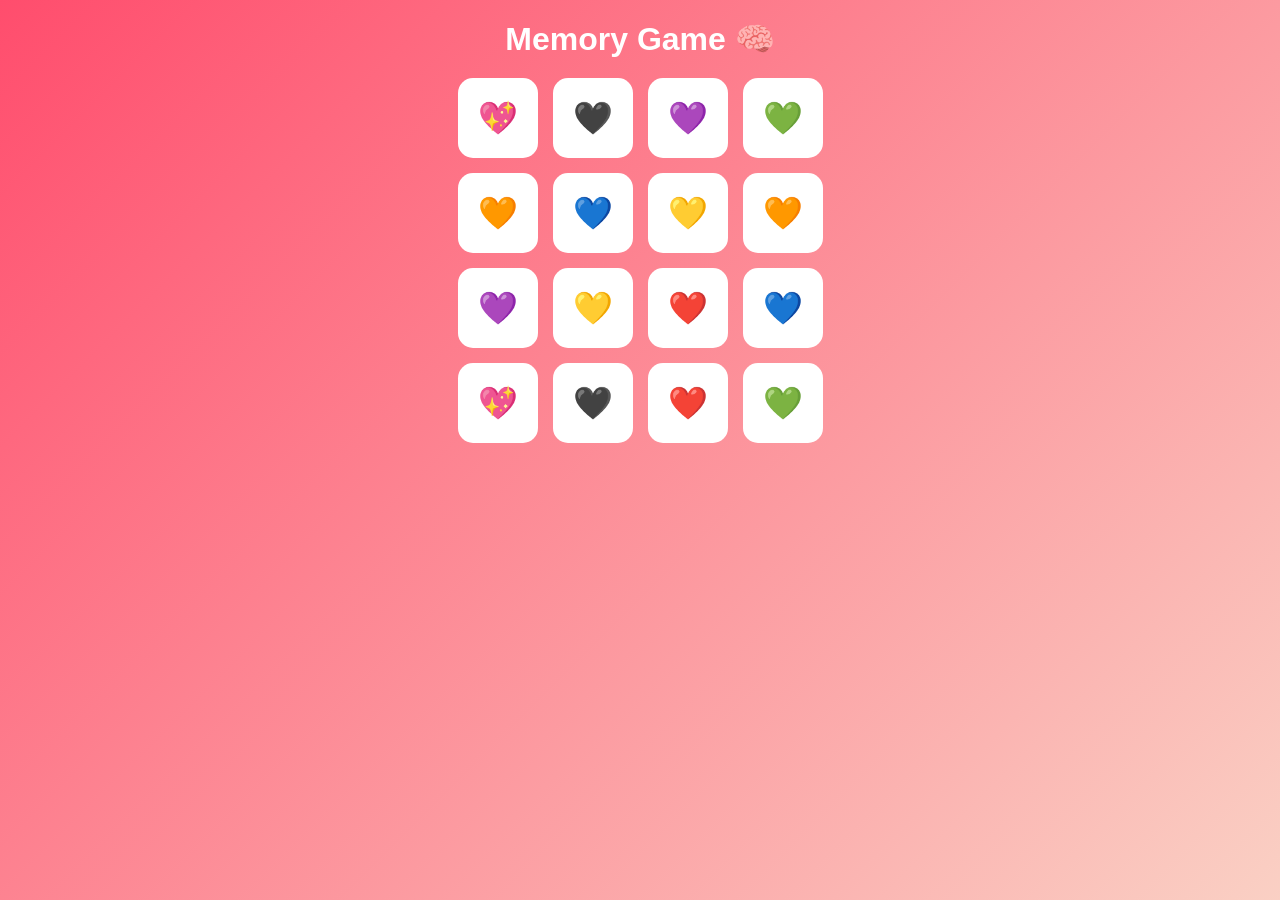
<file: Memory Game/index.html>
<!doctype html>
<html lang="en">
  <head>
    <meta charset="UTF-8" />
    <meta name="viewport" content="width=device-width, initial-scale=1.0" />
    <title>Memory Game 🧠</title>
    <link rel="stylesheet" href="styles.css" />
  </head>
  <body>
    <h1>Memory Game 🧠</h1>
    <div id="game-board"></div>
    <script src="script.js"></script>
  </body>
</html>
</file>
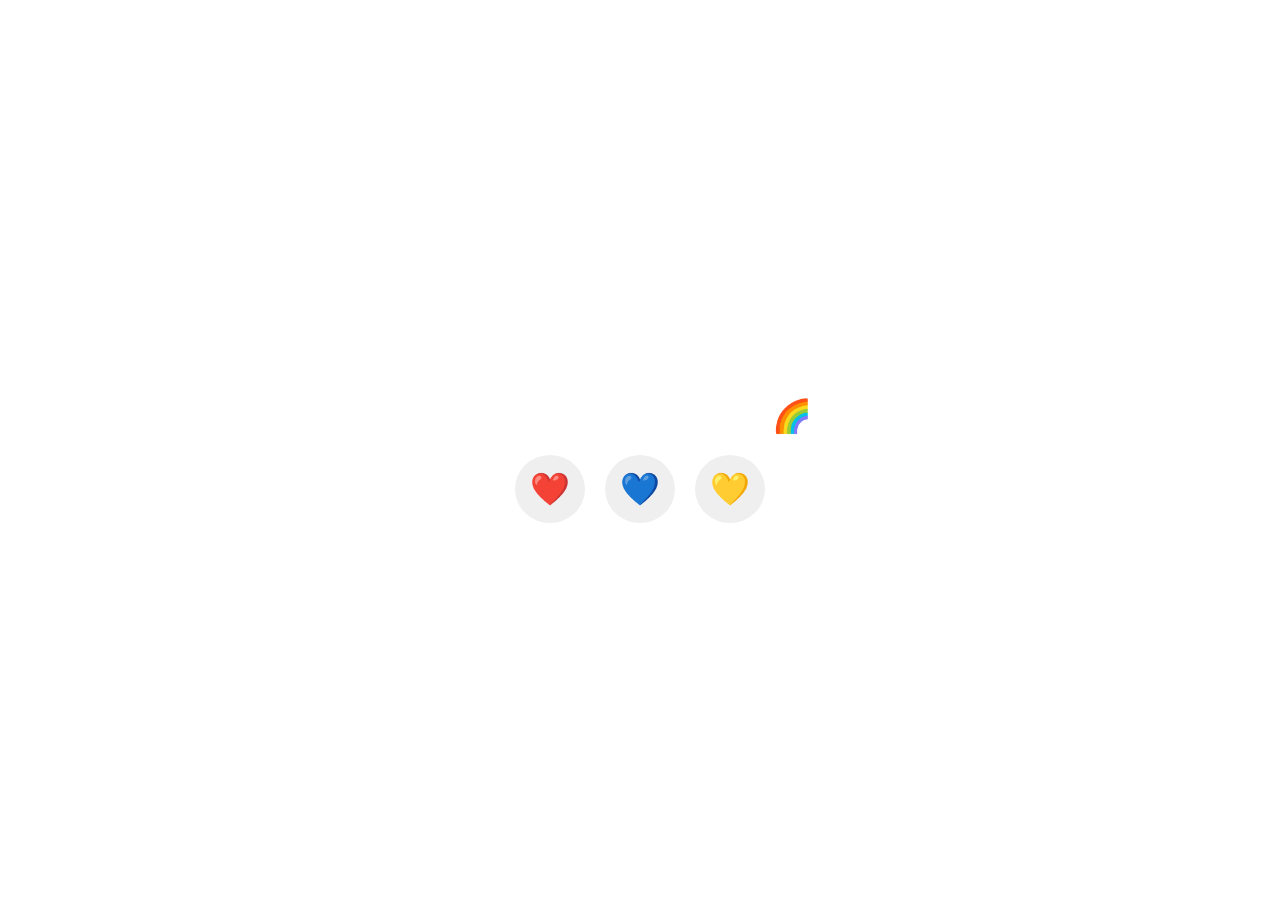
<file: Mood Color Shader/index.html>
<!doctype html>
<html lang="en">
  <head>
    <meta charset="UTF-8" />
    <meta name="viewport" content="width=device-width, initial-scale=1.0" />
    <title>Mood Shader 🌈</title>
    <link rel="stylesheet" href="styles.css" />
  </head>
  <body>
    <h1>Mood Color Shader 🌈</h1>
    <div class="colors">
      <button class="color-btn" data-color="#ff4d6d" data-sound="love.mp3">
        ❤️
      </button>
      <button class="color-btn" data-color="#36a2eb" data-sound="calm.mp3">
        💙
      </button>
      <button class="color-btn" data-color="#ffce56" data-sound="happy.mp3">
        💛
      </button>
    </div>
    <audio id="moodMusic" loop></audio>

    <script src="script.js"></script>
  </body>
</html>
</file>
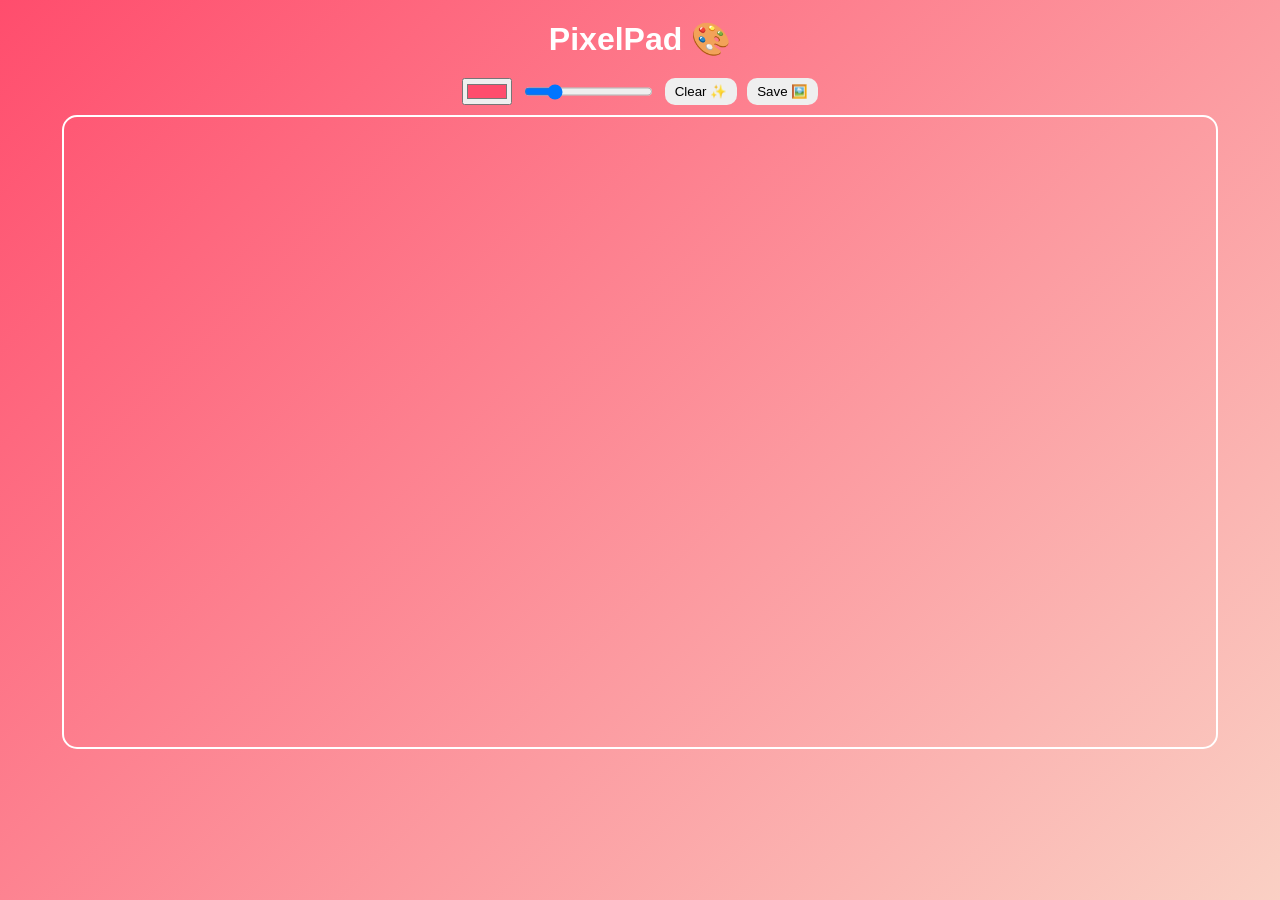
<file: Pixel Art/index.html>
<!DOCTYPE html>
<html lang="en">
<head>
<meta charset="UTF-8">
<meta name="viewport" content="width=device-width, initial-scale=1.0">
<title>PixelPad 🎨</title>
<link rel="stylesheet" href="styles.css">
</head>
<body>
<h1>PixelPad 🎨</h1>

<div class="controls">
    <input type="color" id="colorPicker" value="#ff4d6d">
    <input type="range" id="brushSize" min="1" max="20" value="5">
    <button id="clearBtn">Clear ✨</button>
    <button id="saveBtn">Save 🖼️</button>
</div>

<canvas id="drawingCanvas"></canvas>

<script src="script.js"></script>
</body>
</html>
</file>
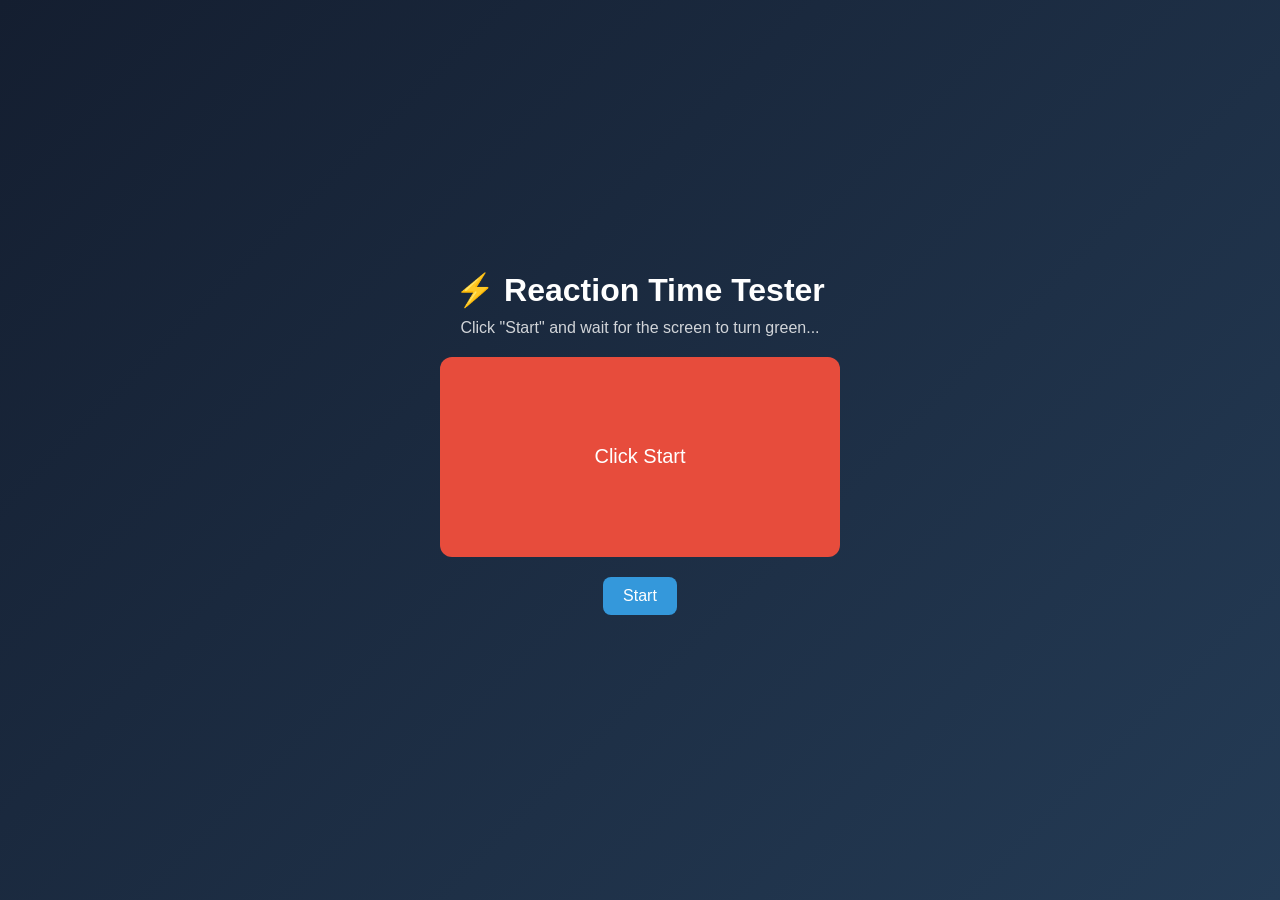
<file: Reaction Time Tester/index.html>
<!DOCTYPE html>
<html lang="en">
<head>
    <meta charset="UTF-8">
    <title>Reaction Time Tester</title>
    <link rel="stylesheet" href="style.css">
</head>
<body>

    <div class="container">
        <h1>⚡ Reaction Time Tester</h1>
        <p id="instruction">Click "Start" and wait for the screen to turn green...</p>

        <div id="game-area" class="waiting">
            <span id="message">Click Start</span>
        </div>

        <button id="start-btn">Start</button>

        <p id="result"></p>
    </div>

    <script src="script.js"></script>
</body>
</html>
</file>
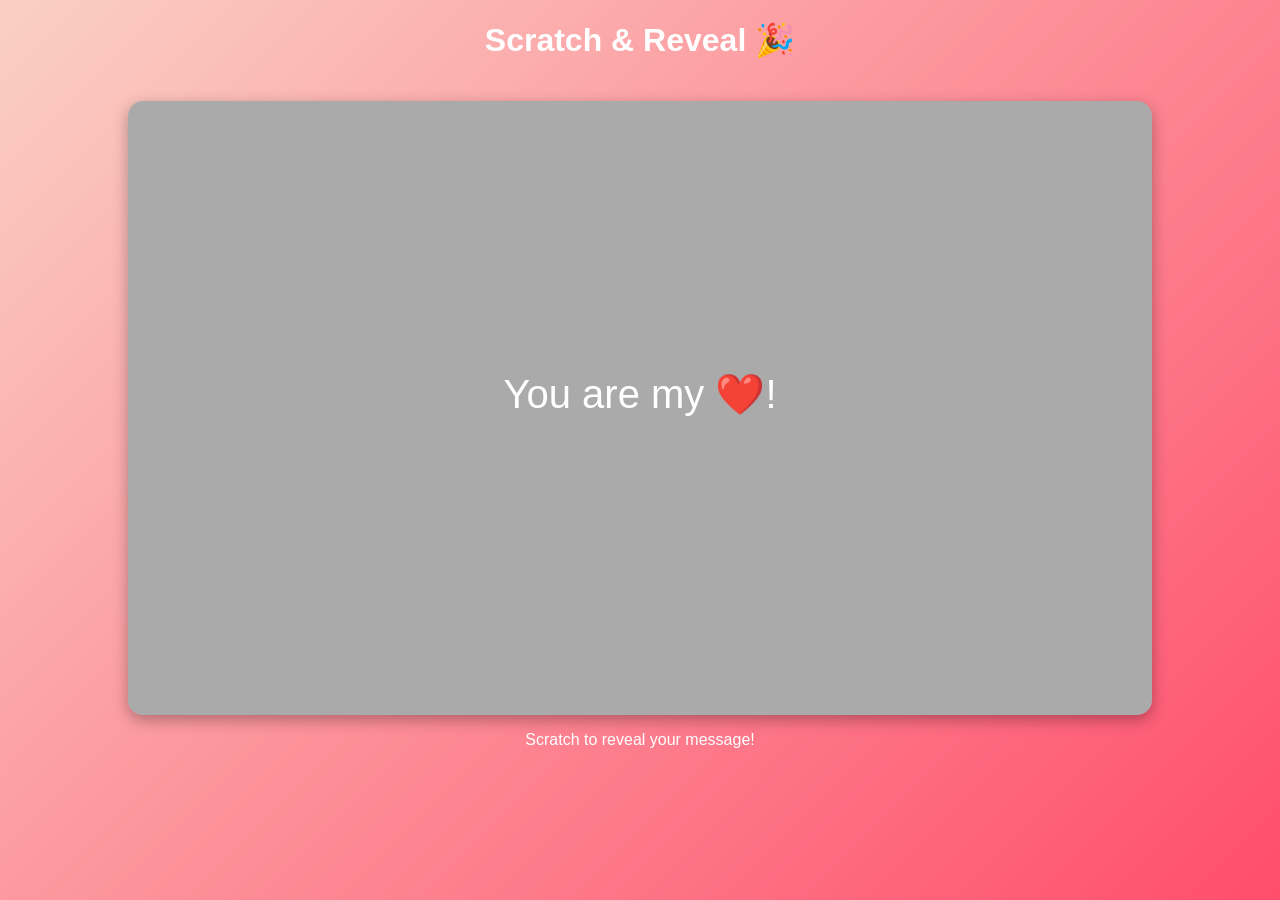
<file: Scratch Off Reveal Cards/index.html>
<!DOCTYPE html>
<html lang="en">
<head>
<meta charset="UTF-8">
<meta name="viewport" content="width=device-width, initial-scale=1.0">
<title>Scratch Card 🎁</title>
<link rel="stylesheet" href="styles.css">
</head>
<body>
<h1>Scratch & Reveal 🎉</h1>
<canvas id="scratchCanvas"></canvas>
<p>Scratch to reveal your message!</p>
<script src="script.js"></script>
</body>
</html>
</file>
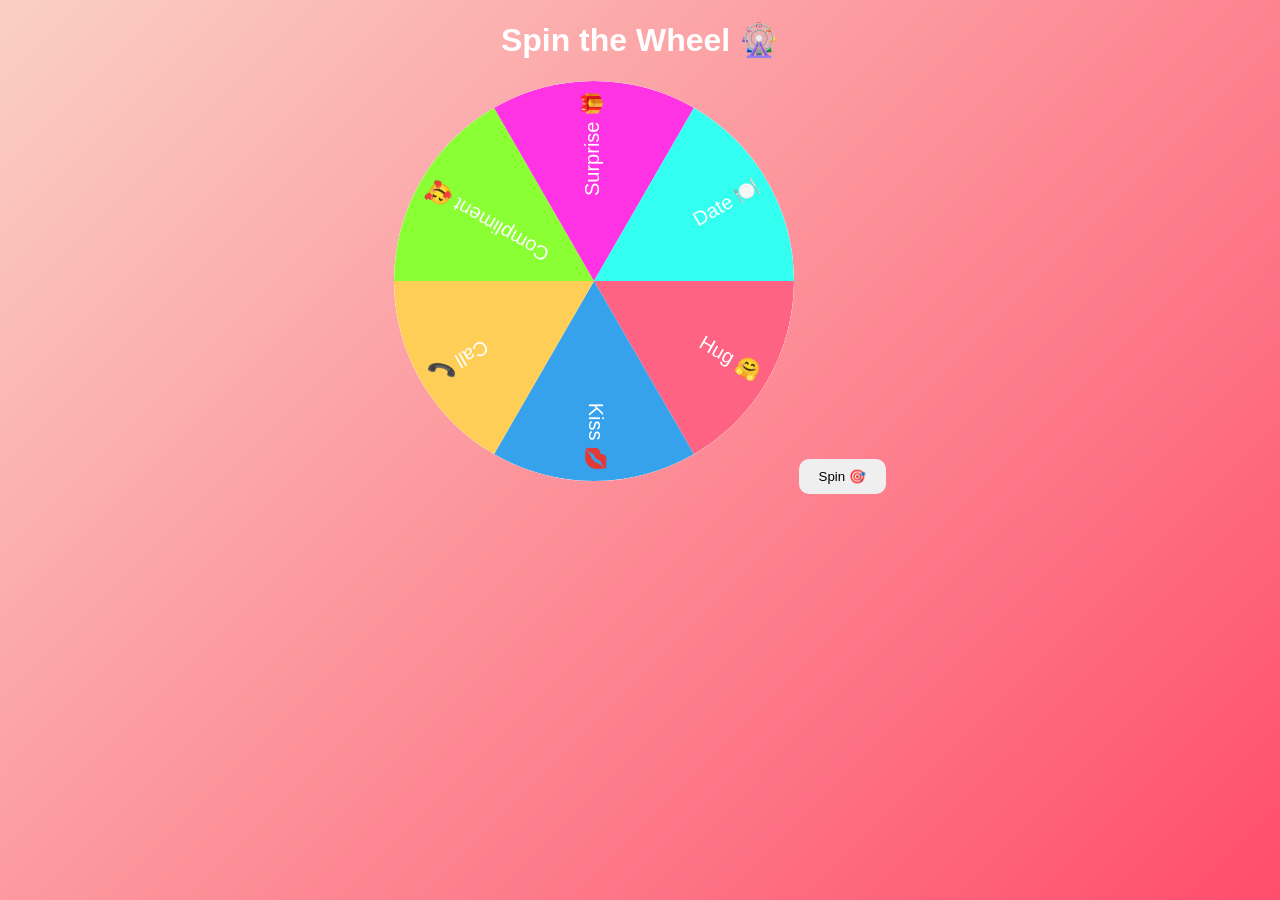
<file: spinwheelS/index.html>
<!DOCTYPE html>
<html lang="en">
<head>
<meta charset="UTF-8">
<meta name="viewport" content="width=device-width, initial-scale=1.0">
<title>Spin the Wheel 🎡</title>
<link rel="stylesheet" href="styles.css">
</head>
<body>
<h1>Spin the Wheel 🎡</h1>
<div id="wheelContainer">
    <canvas id="wheelCanvas" width="400" height="400"></canvas>
    <button id="spinBtn">Spin 🎯</button>
</div>
<script src="script.js"></script>
</body>
</html>
</file>
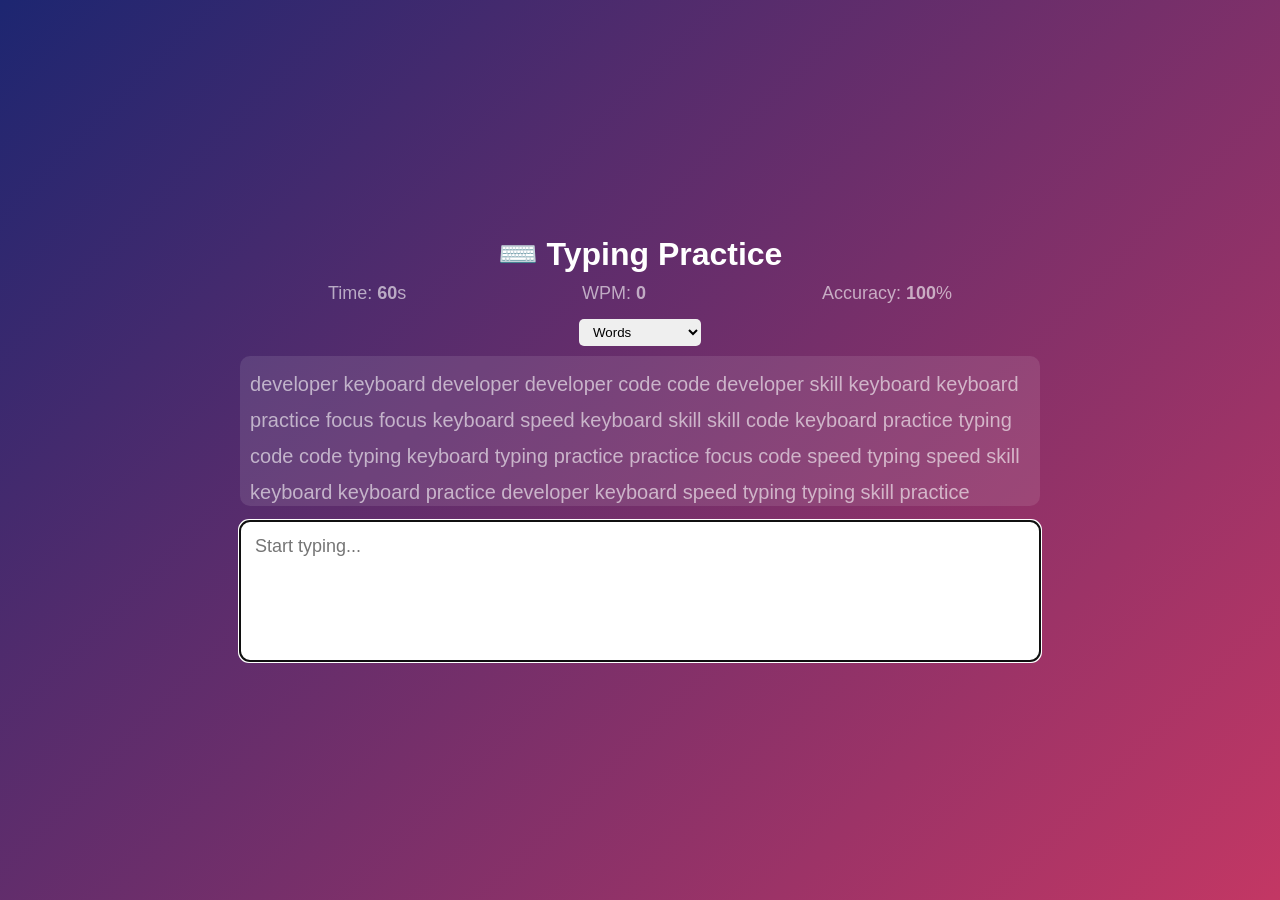
<file: Typing Speed Game/index.html>
<!DOCTYPE html>
<html lang="en">
<head>
    <meta charset="UTF-8">
    <title>Typing Speed Game</title>
    <link rel="stylesheet" href="style.css">
</head>
<body>

<div class="container">
    <h1>⌨️ Typing Practice</h1>

    <div class="stats">
        <span>Time: <b id="time">60</b>s</span>
        <span>WPM: <b id="wpm">0</b></span>
        <span>Accuracy: <b id="accuracy">100</b>%</span>
    </div>

    <div class="controls">
        <select id="mode">
            <option value="words">Words</option>
            <option value="numbers">Numbers</option>
            <option value="symbols">Symbols</option>
            <option value="alphanumeric">Alphanumeric</option>
            <option value="mixed">Mixed</option>
        </select>
    </div>

    <div id="text-container">
        <div id="text-display"></div>
    </div>

    <textarea id="input" placeholder="Start typing..." autofocus></textarea>
</div>

<script src="script.js"></script>
</body>
</html>
</file>
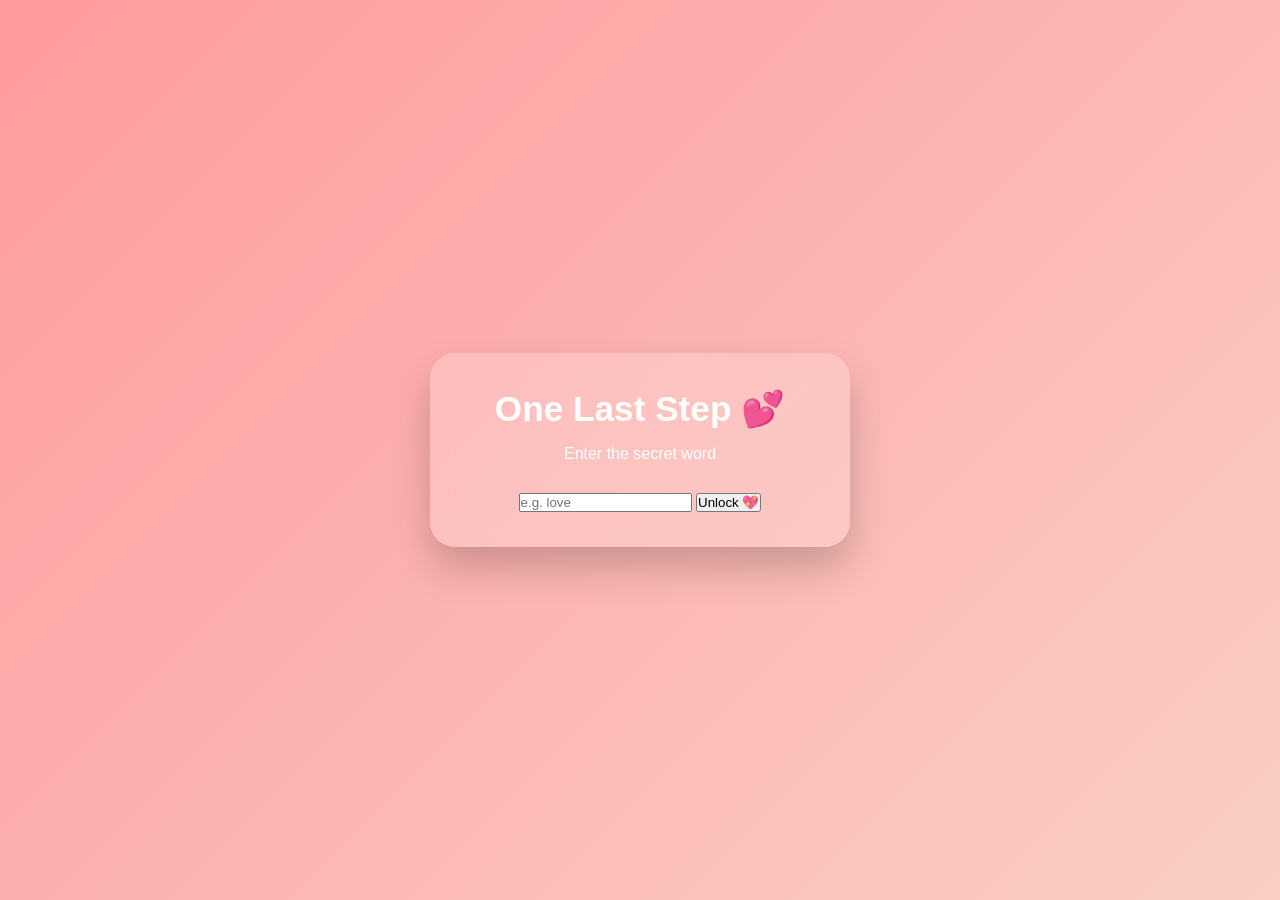
<file: Catch Me If You Can/lock.html>
<!DOCTYPE html>
<html lang="en">
<head>
    <meta charset="UTF-8">
    <meta name="viewport" content="width=device-width, initial-scale=1.0">
    <title>One Last Thing 💝</title>
    <link rel="stylesheet" href="styles.css">
</head>
<body>

<div class="ulv-wrapper">
    <h1 class="ulv-title">One Last Step 💕</h1>
    <p class="ulv-subtitle">Enter the secret word</p>

    <input id="ulv-secret-input" placeholder="e.g. love">
    <button id="ulv-unlock-btn">Unlock 💖</button>

    <p id="ulv-lock-msg"></p>
</div>

<script src="script.js"></script>
</body>
</html>
</file>
<file: Memory Game/styles.css>
body {
  margin: 0;
  font-family: sans-serif;
  background: linear-gradient(135deg, #ff4d6d, #fad0c4);
  display: flex;
  flex-direction: column;
  align-items: center;
  min-height: 100vh;
}
h1 {
  color: white;
  margin: 20px;
}
#game-board {
  display: grid;
  grid-template-columns: repeat(4, 80px);
  grid-gap: 15px;
}
.card {
  width: 80px;
  height: 80px;
  background: white;
  border-radius: 15px;
  display: flex;
  align-items: center;
  justify-content: center;
  font-size: 2rem;
  cursor: pointer;
  user-select: none;
  transform: rotateY(0deg);
  transition: transform 0.5s;
}
.card.flipped {
  transform: rotateY(180deg);
}
</file>
<file: Mood Color Shader/styles.css>
body {
  margin: 0;
  font-family: sans-serif;
  display: flex;
  flex-direction: column;
  align-items: center;
  justify-content: center;
  min-height: 100vh;
  transition: background 1s;
}
h1 {
  color: white;
  margin: 20px;
}
.colors {
  display: flex;
  gap: 20px;
}
.color-btn {
  padding: 15px;
  border: none;
  border-radius: 50%;
  cursor: pointer;
  font-size: 2rem;
}
</file>
<file: Pixel Art/styles.css>
body {
  margin: 0;
  font-family: sans-serif;
  display: flex;
  flex-direction: column;
  align-items: center;
  background: linear-gradient(135deg, #ff4d6d, #fad0c4);
  min-height: 100vh;
}
h1 {
  color: white;
  margin: 20px;
}
.controls {
  margin-bottom: 10px;
  display: flex;
  gap: 10px;
}
canvas {
  border: 2px solid white;
  border-radius: 15px;
  touch-action: none;
}
button {
  cursor: pointer;
  border: none;
  padding: 5px 10px;
  border-radius: 10px;
}
</file>
<file: Reaction Time Tester/style.css>
* {
    margin: 0;
    padding: 0;
    box-sizing: border-box;
    font-family: 'Segoe UI', sans-serif;
}

body {
    height: 100vh;
    background: linear-gradient(135deg, #141e30, #243b55);
    display: flex;
    justify-content: center;
    align-items: center;
    color: white;
}

.container {
    text-align: center;
    max-width: 400px;
    width: 90%;
}

h1 {
    margin-bottom: 10px;
}

#instruction {
    margin-bottom: 20px;
    opacity: 0.8;
}

#game-area {
    height: 200px;
    border-radius: 12px;
    display: flex;
    justify-content: center;
    align-items: center;
    font-size: 20px;
    margin-bottom: 20px;
    cursor: pointer;
    transition: all 0.3s ease;
}

/* STATES */
.waiting {
    background-color: #e74c3c;
}

.ready {
    background-color: #2ecc71;
}

.too-early {
    background-color: #f1c40f;
}

#game-area span {
    pointer-events: none;
}

button {
    padding: 10px 20px;
    border: none;
    border-radius: 8px;
    background: #3498db;
    color: white;
    font-size: 16px;
    cursor: pointer;
    transition: 0.3s;
}

button:hover {
    background: #2980b9;
}

#result {
    margin-top: 15px;
    font-size: 18px;
    font-weight: bold;
}

/* subtle glow animation */
.ready {
    animation: glow 1s infinite alternate;
}

@keyframes glow {
    from {
        box-shadow: 0 0 10px #2ecc71;
    }
    to {
        box-shadow: 0 0 25px #2ecc71;
    }
}
</file>
<file: Scratch Off Reveal Cards/styles.css>
body {
    display:flex; flex-direction:column; align-items:center;
    background: linear-gradient(135deg,#fad0c4,#ff4d6d);
    font-family:sans-serif;
    margin:0; min-height:100vh;
}
canvas {
    border-radius:15px;
    margin-top:20px;
    box-shadow:0 5px 15px rgba(0,0,0,0.3);
    touch-action:none;
}
h1,p {color:white;}
</file>
<file: spinwheelS/styles.css>
body {display:flex; flex-direction:column; align-items:center;
      font-family:sans-serif;
      background: linear-gradient(135deg,#fad0c4,#ff4d6d);
      margin:0; min-height:100vh;}
h1{color:white;}
#wheelContainer{position:relative;}
button{margin-top:20px; padding:10px 20px; border:none; border-radius:10px; cursor:pointer;}
canvas{border-radius:50%; background:white;}
</file>
<file: Typing Speed Game/style.css>
* {
    margin: 0;
    padding: 0;
    box-sizing: border-box;
    font-family: 'Segoe UI', sans-serif;
}

body {
    height: 100vh;
    background: linear-gradient(135deg, #1d2671, #c33764);
    display: flex;
    justify-content: center;
    align-items: center;
    color: white;
}

.container {
    width: 800px;
    max-width: 95%;
}

h1 {
    text-align: center;
    margin-bottom: 10px;
}

.stats {
    display: flex;
    justify-content: space-around;
    margin-bottom: 15px;
    font-size: 18px;
}

.controls {
    text-align: center;
    margin-bottom: 10px;
}

select {
    padding: 5px 10px;
    border-radius: 5px;
    border: none;
}

#text-container {
    height: 150px;
    overflow: hidden;
    background: rgba(255,255,255,0.1);
    border-radius: 10px;
    padding: 10px;
    margin-bottom: 15px;
}

#text-display {
    line-height: 1.8;
    font-size: 20px;
}
#text-display {
    transition: transform 0.15s linear;
}

span {
    opacity: 0.6;
    transition: 0.15s;
}

.correct {
    color: #2ecc71;
    opacity: 1;
}

.incorrect {
    color: #e74c3c;
    opacity: 1;
}

.current {
    background: #3498db;
    border-radius: 3px;
}

textarea {
    width: 100%;
    height: 140px;
    border-radius: 10px;
    border: none;
    padding: 15px;
    font-size: 18px;
    resize: none;
}
</file>
<file: Catch Me If You Can/styles.css>
* {
  margin: 0;
  padding: 0;
  box-sizing: border-box;
  font-family: "Segoe UI", sans-serif;
}

body {
  height: 100vh;
  overflow: hidden;
  background: linear-gradient(135deg, #ff9a9e, #fad0c4);
  display: flex;
  justify-content: center;
  align-items: center;
  position: relative;
}

/* 💖 Floating Hearts */
.ulv-hearts-container {
  position: absolute;
  width: 100%;
  height: 100%;
  overflow: hidden;
  z-index: 1;
}

.ulv-heart {
  position: absolute;
  bottom: -20px;
  font-size: 20px;
  animation: floatUp linear infinite;
  opacity: 0.8;
}

@keyframes floatUp {
  from {
    transform: translateY(0);
    opacity: 1;
  }
  to {
    transform: translateY(-120vh);
    opacity: 0;
  }
}

/* 💎 Main Card */
.ulv-wrapper {
  z-index: 2;
  background: rgba(255, 255, 255, 0.2);
  backdrop-filter: blur(12px);
  padding: 40px 35px;
  border-radius: 25px;
  text-align: center;
  width: 90%;
  max-width: 420px;
  box-shadow: 0 20px 40px rgba(0, 0, 0, 0.2);
}

.ulv-title {
  font-size: 2.2rem;
  color: #fff;
}

.ulv-subtitle {
  color: #fff;
  margin: 15px 0 30px;
}

/* 🎯 Buttons */
.ulv-button-zone {
  position: relative;
  height: 130px;
}

#ulv-yes-btn,
#ulv-no-btn {
  padding: 14px 32px;
  font-size: 1.1rem;
  border: none;
  border-radius: 50px;
  cursor: pointer;
  position: absolute;
  transition: all 0.3s ease;
}

#ulv-yes-btn {
  background-color: #ff4d6d;
  color: white;
  left: 10%;
}

#ulv-yes-btn:hover {
  transform: scale(1.1);
}

#ulv-no-btn {
  background-color: white;
  color: #ff4d6d;
  left: 55%;
}

/* 📱 Mobile tweaks */
@media (max-width: 480px) {
  .ulv-title {
    font-size: 1.8rem;
  }

  #ulv-yes-btn,
  #ulv-no-btn {
    font-size: 1rem;
    padding: 12px 26px;
  }
}

body {
  margin: 0;
  height: 100vh;
  background: linear-gradient(135deg, #ff9a9e, #fad0c4);
  display: flex;
  justify-content: center;
  align-items: center;
  overflow: hidden;
  font-family: sans-serif;
}

.ulv-wrapper {
  background: rgba(255, 255, 255, 0.2);
  backdrop-filter: blur(10px);
  padding: 35px;
  border-radius: 25px;
  text-align: center;
  width: 90%;
  max-width: 420px;
  color: white;
}

.ulv-button-zone {
  position: relative;
  height: 120px;
}

#ulv-no-btn,
#ulv-yes-btn {
  position: absolute;
  padding: 14px 30px;
  border-radius: 50px;
  border: none;
  cursor: pointer;
}

#ulv-tease-text {
  height: 20px;
  margin-bottom: 10px;
}

.ulv-photo {
  width: 100%;
  border-radius: 20px;
  margin: 20px 0;
}

#ulv-music-toggle {
  position: fixed;
  top: 20px;
  right: 20px;
  border-radius: 50%;
  border: none;
  padding: 10px;
}
</file>
